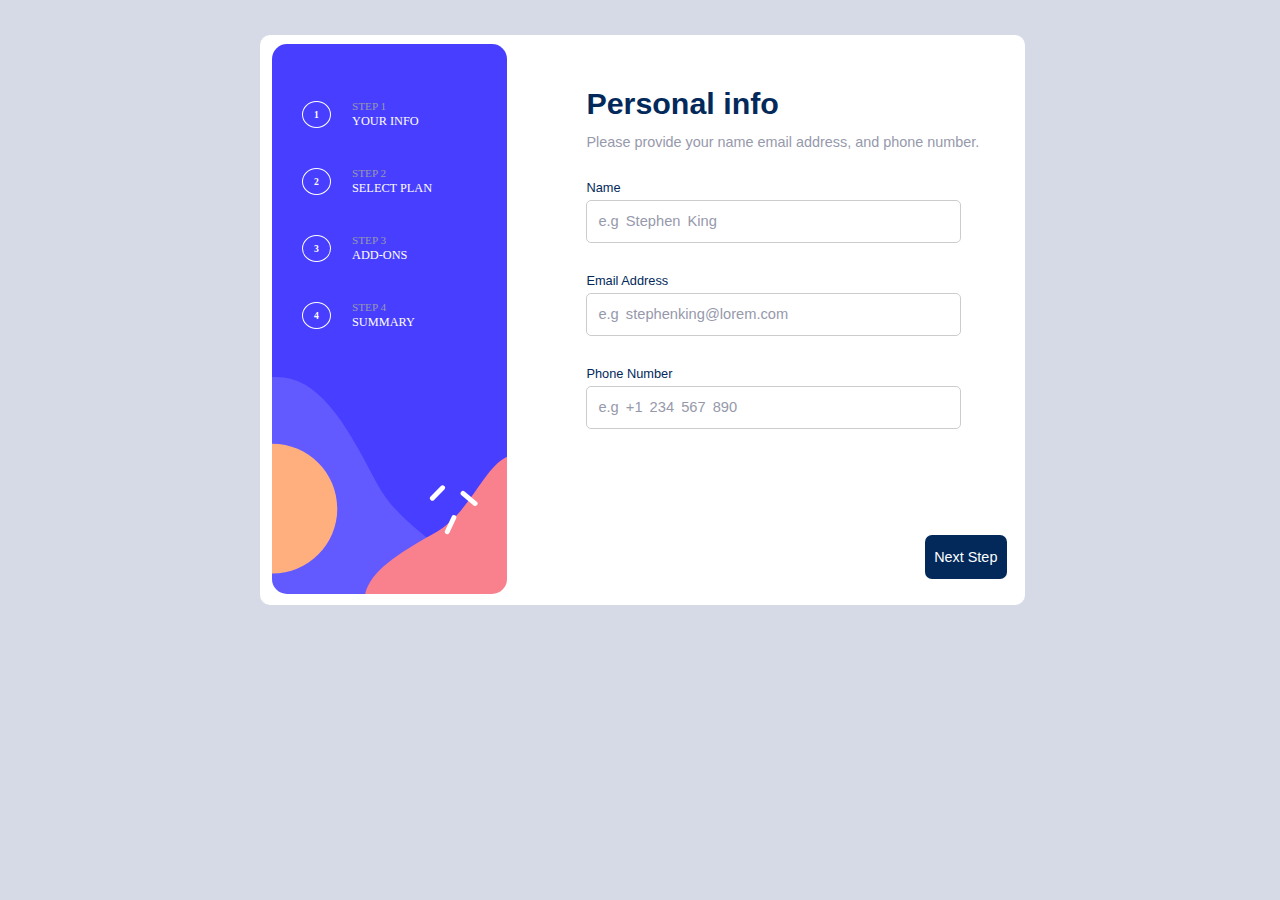
<file: Index.html>
<!DOCTYPE html>
<html lang="en">
<head>
    <meta charset="UTF-8">
    <meta http-equiv="X-UA-Compatible" content="IE=edge">
    <meta name="viewport" content="width=device-width, initial-scale=1.0">
    <link rel="icon" type="image/x-icon" href="images/favicon-32x32.png">
    <link href="multipage.css" rel="stylesheet" >
    <title> Multiple step form layout </title>
</head>
<body>
<header role="banner" id="top-content" >
    <nav class="navbar">
             <a class="navhead" href="Index.html"> 1 </a>  <p id="about-info"> STEP 1 <br> <span id="cap"> YOUR INFO </span> </p>
             <a class="navhead" href="subscribePlan.html"> 2 </a>   <p id="about-info"> STEP 2 <br> <span id="cap"> SELECT PLAN </span> </p>
             <a class="navhead" href="addsOn.html"> 3 </a> <p id="about-info"> STEP 3 <br> <span id="cap"> ADD-ONS </span> </p>
             <a class="navhead" href=""> 4 </a>   <p id="about-info"> STEP 4 <br> <span id="cap"> SUMMARY </span> </p>
  
    </nav>
</header>
<main role="main">
    <div id="formfill">
        <h1> Personal info </h1>
        <h4> Please provide your name email address, and phone number. </h4>
        <label> Name </label>
        <input type="text" placeholder="e.g Stephen King">
        <label> Email Address </label>
        <input type="text" placeholder="e.g stephenking@lorem.com">
        <label> Phone Number </label>
        <input type="text" placeholder="e.g +1 234 567 890">
    </div>
</main>
<footer role="" id="foot">
    <button> Next Step </button>
</footer>


    
</body>
</file>
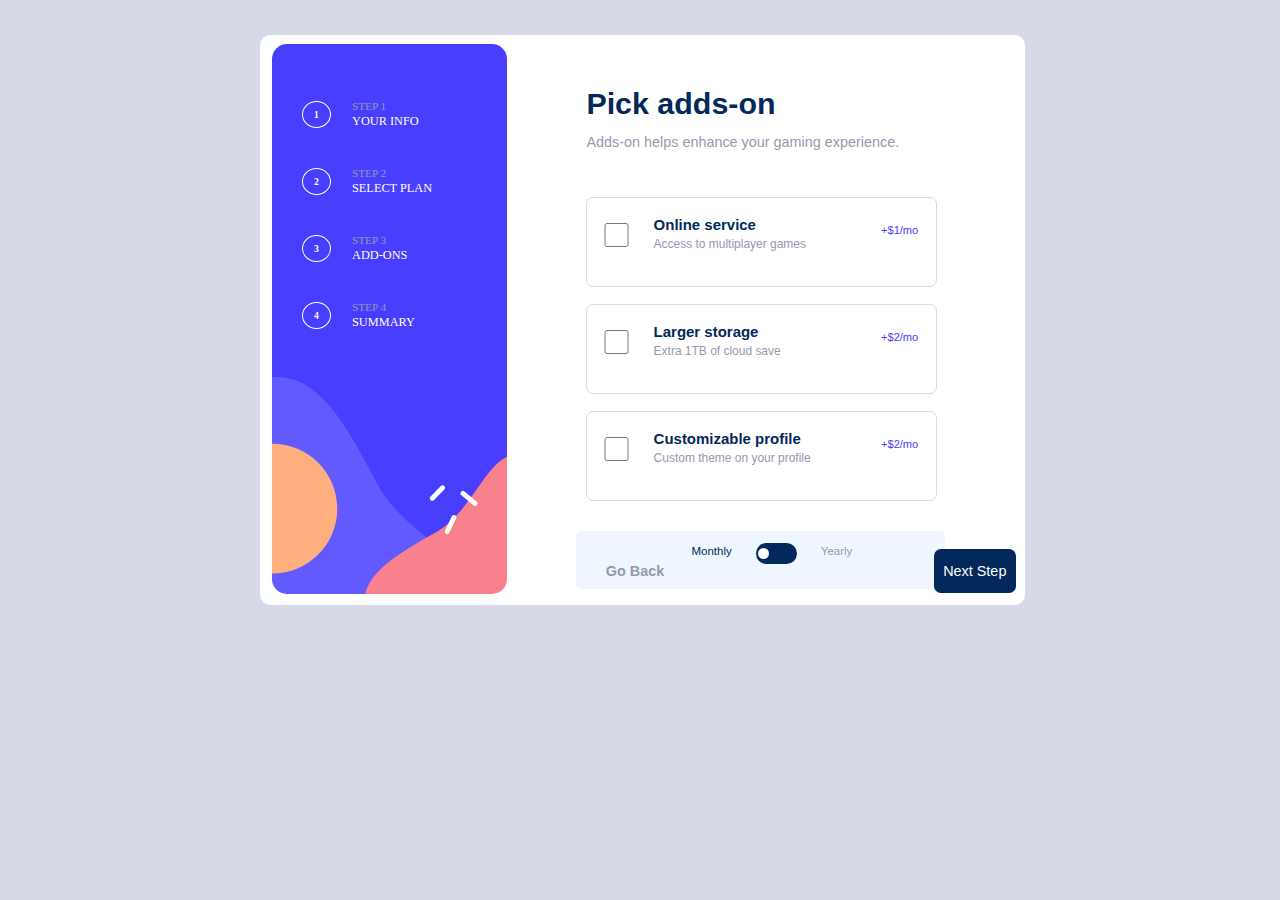
<file: addsOn.html>
<!DOCTYPE html>
<html lang="en">
<head>
    <meta charset="UTF-8">
    <meta http-equiv="X-UA-Compatible" content="IE=edge">
    <meta name="viewport" content="width=device-width, initial-scale=1.0">
    <link rel="icon" type="image/x-icon" href="images/favicon-32x32.png">
    <link href="multipage.css" rel="stylesheet">
    <link href="subscribePlan.css" rel="stylesheet">
    <link href="addsOn.css" rel="stylesheet">
    <title> Multiple step form layout </title>
</head>
<header role="banner" id="top-content" >
    <nav class="navbar">
             <a class="navhead" href="Index.html"> 1 </a>  <p id="about-info"> STEP 1 <br> <span id="cap"> YOUR INFO </span> </p>
             <a class="navhead" href="subscribePlan.html"> 2 </a>   <p id="about-info"> STEP 2 <br> <span id="cap"> SELECT PLAN </span> </p>
             <a class="navhead" href="addsOn.html"> 3 </a> <p id="about-info"> STEP 3 <br> <span id="cap"> ADD-ONS </span> </p>
             <a class="navhead" href=""> 4 </a>   <p id="about-info"> STEP 4 <br> <span id="cap"> SUMMARY </span> </p>
    </nav>
</header>
<main role="main" id="formfill">
    
    <div  class="visible" id="monthlySide">
        <h1> Pick adds-on </h1>
        <h4>Adds-on helps enhance your gaming experience.</h4>
        <button id="addsOn">
            <input type="checkbox">
            <h4> Online service <br><span>Access to multiplayer games</span></h4>
            <a> +$1/mo </a>
        </button>
        <button id="addsOn">
            <input type="checkbox">
            <h4> Larger storage <br><span>Extra 1TB of cloud save</span></h4>
            <a> +$2/mo </a>
        </button>
        <button id="addsOn">
            <input type="checkbox">
            <h4> Customizable profile <br><span>Custom theme on your profile</span></h4>
            <a> +$2/mo </a>
        </button> 
    </div>
    <div class="hidden" id="yearlySide">
        <h1> Pick adds-on </h1>
        <h4>Adds-on helps enhance your gaming experience.</h4>
        <button id="addsOn">
            <input type="checkbox">
            <h4> Online service <br><span>Access to multiplayer games</span></h4>
            <a> +$10/yr </a>
        </button>
        <button id="addsOn">
            <input type="checkbox">
            <h4> Larger storage <br><span>Extra 1TB of cloud save</span></h4>
            <a> +$20/yr </a>
        </button>
        <button id="addsOn">
            <input type="checkbox">
            <h4> Customizable profile <br><span>Custom theme on your profile</span></h4>
            <a> +$20/yr </a>
        </button> 
    </div> 
    
    <div id="togglePath">
        
        <label class="switch">
            <input button onclick="toggleDivs()" type="checkbox">
            <span class="slider round"></span>
        </label>
        
    </div>   
    
    </main>
    <footer role="" id="foot">
        <button onclick="document.location='subscribePlan.html'" id="go-back" > Go Back </button>
        <button id="next-step"> Next Step </button>
    </footer>
    
    <script src="toggle.js"> </script>
</file>
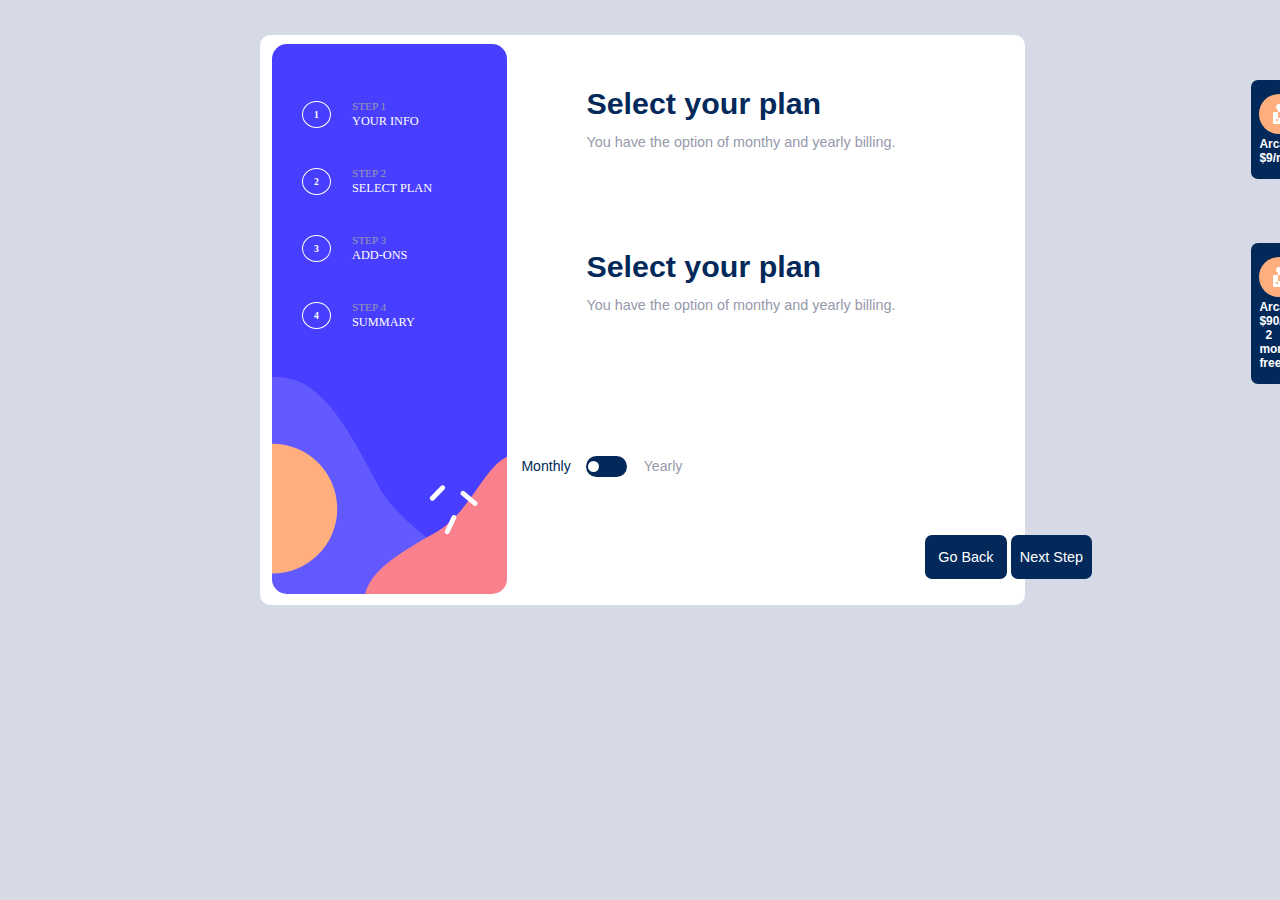
<file: monthly.html>
<!DOCTYPE html>
<html lang="en">
<head>
    <meta charset="UTF-8">
    <meta http-equiv="X-UA-Compatible" content="IE=edge">
    <meta name="viewport" content="width=device-width, initial-scale=1.0">
    <link rel="icon" type="image/x-icon" href="images/favicon-32x32.png">
    <link href="multipage.css" rel="stylesheet">
    <link href="monthly.css" rel="stylesheet">
    <title> Multiple step form layout </title>
</head>
<body>
<header role="banner" id="top-content" >
    <nav class="navbar">
             <a class="navhead" href="Index.html"> 1 </a>  <p id="about-info"> STEP 1 <br> <span id="cap"> YOUR INFO </span> </p>
             <a class="navhead" href="monthly.html"> 2 </a>   <p id="about-info"> STEP 2 <br> <span id="cap"> SELECT PLAN </span> </p>
             <a class="navhead" href=""> 3 </a> <p id="about-info"> STEP 3 <br> <span id="cap"> ADD-ONS </span> </p>
             <a class="navhead" href=""> 4 </a>   <p id="about-info"> STEP 4 <br> <span id="cap"> SUMMARY </span> </p>
  
    </nav>
</header>
<main role="main" id="formfill">
    
<div  class="visible" id="monthlySide">
        <h1> Select your plan </h1>
        <h4> You have the option of monthy and yearly billing. </h4>
    <button id="plan-list"> 
        <img src="images/icon-arcade.svg" alt="arcade-img">
        <h5 id="button-head"> Arcade <br> <a> $9/mo</a> </h5>
    </button>
    <button id="plan-list"> 
        <img src="images/icon-advanced.svg" alt="advanced-img">
        <h5 id="button-head"> Advanced <br> <a> $12/mo</a> </h5>
    </button>
    <button id="plan-list"> 
        <img src="images/icon-pro.svg" alt="pro-img">
        <h5 id="button-head"> Pro<br> <a> $15/mo</a> </h5>
    </button> 
</div>
<div class="hidden" id="yearlySide">
    <h1> Select your plan </h1>
    <h4> You have the option of monthy and yearly billing. </h4>
<button id="plan-list"> 
    <img src="images/icon-arcade.svg" alt="arcade-img">
    <h5 id="button-head"> Arcade <br> <a> $90/yr</a><br> <span> 2 months free </span> </h5>
</button>
<button id="plan-list"> 
    <img src="images/icon-advanced.svg" alt="advanced-img">
    <h5 id="button-head"> Advanced <br> <a> $120/yr</a><br> <span> 2 months free </span> </h5>
</button>
<button id="plan-list"> 
    <img src="images/icon-pro.svg" alt="pro-img">
    <h5 id="button-head"> Pro<br> <a> $150/yr</a><br> <span> 2 months free </span> </h5>
</button> 
</div> 

<div id="togglePath">
    
    <label class="switch">
        <input button onclick="toggleDivs()" type="checkbox">
        <span class="slider round"></span>
    </label>
    
</div>   

</main>
<footer role="" id="foot">
    <button onclick="document.location='index.html'" id="go-back" > Go Back </button>
    <button id="next-step"> Next Step </button>
</footer>

<script src="toggle.js"> </script>
    
</body>
</file>
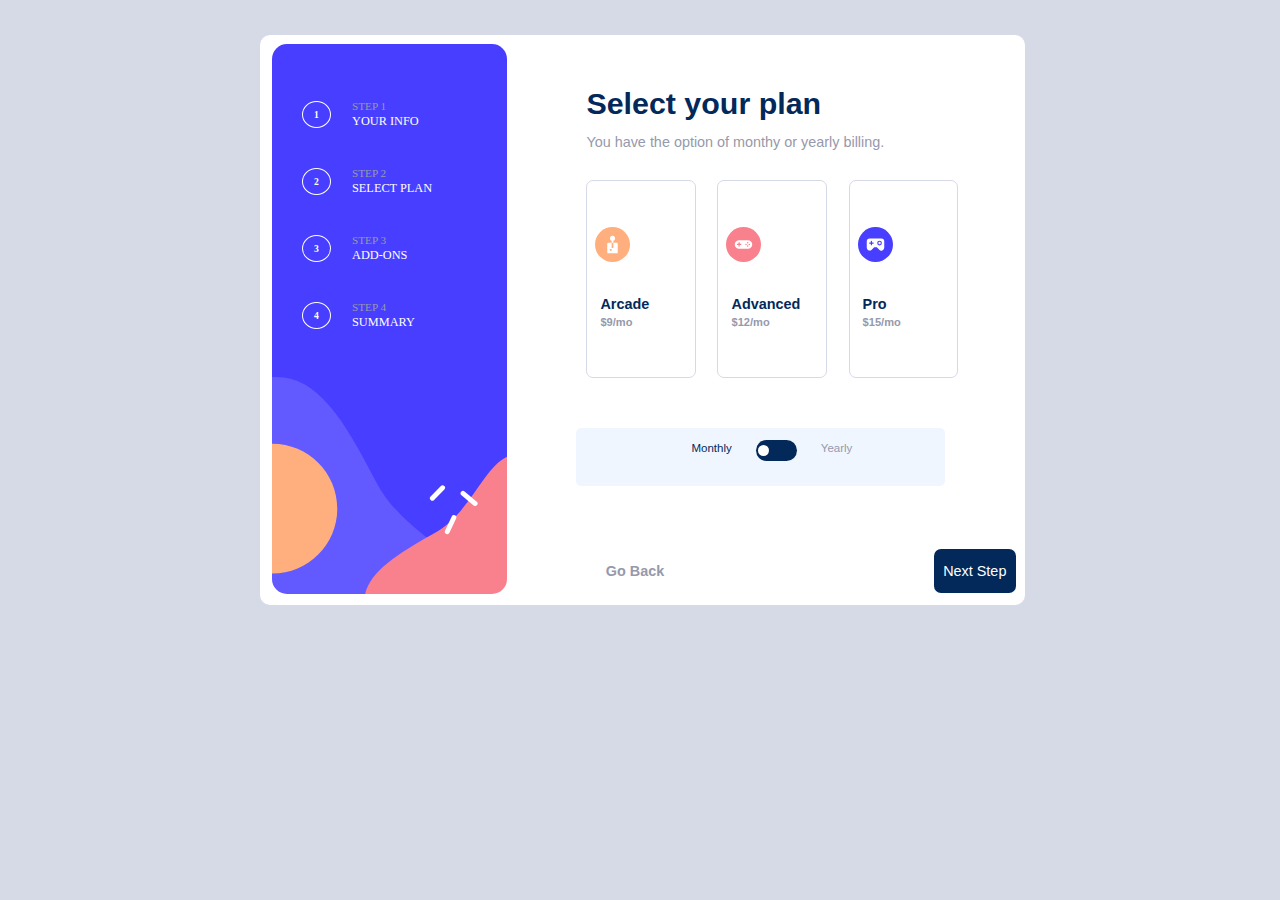
<file: subscribePlan.html>
<!DOCTYPE html>
<html lang="en">
<head>
    <meta charset="UTF-8">
    <meta http-equiv="X-UA-Compatible" content="IE=edge">
    <meta name="viewport" content="width=device-width, initial-scale=1.0">
    <link rel="icon" type="image/x-icon" href="images/favicon-32x32.png">
    <link href="multipage.css" rel="stylesheet">
    <link href="subscribePlan.css" rel="stylesheet">
    <title> Multiple step form layout </title>
</head>
<body>
<header role="banner" id="top-content" >
    <nav class="navbar">
             <a class="navhead" href="Index.html"> 1 </a>  <p id="about-info"> STEP 1 <br> <span id="cap"> YOUR INFO </span> </p>
             <a class="navhead" href="subscribePlan.html"> 2 </a>   <p id="about-info"> STEP 2 <br> <span id="cap"> SELECT PLAN </span> </p>
             <a class="navhead" href="addsOn.html"> 3 </a> <p id="about-info"> STEP 3 <br> <span id="cap"> ADD-ONS </span> </p>
             <a class="navhead" href=""> 4 </a>   <p id="about-info"> STEP 4 <br> <span id="cap"> SUMMARY </span> </p>
  
    </nav>
</header>
<main role="main" id="formfill">
    
<div  class="visible" id="monthlySide">
        <h1> Select your plan </h1>
        <h4> You have the option of monthy or yearly billing. </h4>
    <button id="planList" class="planPath"> 
        <img src="images/icon-arcade.svg" alt="arcade-img">
        <h5 id="button-head"> Arcade <br> <a> $9/mo</a> </h5>
    </button>
    <button id="planList" class="planPath"> 
        <img src="images/icon-advanced.svg" alt="advanced-img">
        <h5 id="button-head"> Advanced <br> <a> $12/mo</a> </h5>
    </button>
    <button id="planList" class="planPath"> 
        <img src="images/icon-pro.svg" alt="pro-img">
        <h5 id="button-head"> Pro<br> <a> $15/mo</a> </h5>
    </button> 
</div>
<div class="hidden" id="yearlySide">
    <h1> Select your plan </h1>
    <h4> You have the option of monthy or yearly billing. </h4>
<button id="planList" class="planPath"> 
    <img src="images/icon-arcade.svg" alt="arcade-img">
    <h5 id="button-head"> Arcade <br> <a> $90/yr</a><br> <span> 2 months free </span> </h5>
</button>
<button id="planList" class="planPath"> 
    <img src="images/icon-advanced.svg" alt="advanced-img">
    <h5 id="button-head"> Advanced <br> <a> $120/yr</a><br> <span> 2 months free </span> </h5>
</button>
<button id="planList" class="planPath"> 
    <img src="images/icon-pro.svg" alt="pro-img">
    <h5 id="button-head"> Pro<br> <a> $150/yr</a><br> <span id=""> 2 months free </span> </h5>
</button> 
</div> 

<div id="togglePath">
    
    <label class="switch">
        <input button onclick="toggleDivs()" type="checkbox">
        <span class="slider round"></span>
    </label>
    
</div>   

</main>
<footer role="" id="foot">
    <button onclick="document.location='index.html'" id="go-back" > Go Back </button>
    <button id="next-step"> Next Step </button>
</footer>

<script src="toggle.js"> </script>
    
</body>
</file>
<file: multipage.css>
*{
    margin: 0;
    padding: 0;
}
body{
    width: 100%;
    font-size: 16px;
    background-color: hsl(229, 24%, 87%);
    box-sizing: border-box;
    padding: 35px 0 0 260px; 
}

#top-content{
    background-image: url("images/bg-sidebar-desktop.svg");
    background-color: black;
    background-size: cover;
    float: left;
    width: 23%;
    height: 550px;
    border-radius: 15px;
    position: relative;
    top: 9px;
    left: 12px;
}
.navbar{
    padding-top: 60px;
    padding-left: 30px;
    
}
.navhead{
    text-decoration: none;
    border: solid 1px white;
    border-radius: 100%;
    padding: 7px 11px;
    color: white;
    font-weight: 900;
    font-size:0.6em ;
    box-sizing: border-box;
    
}
.navhead:hover{
    cursor: pointer;
}
.navhead:active{
    background-color: hsl(228, 100%, 84%);
    position: relative;
    top: 1px;
}
#about-info{
    font-size: 0.9em;
    position: relative;
    left: 50px;
    bottom: 43px;
    margin-top: 20px;
    color: hsl(231, 11%, 63%);
    font-size: 0.7em;
    line-height: 130%;
}
#cap{
    color: white;
    font-size: 1.1em;
}
#formfill{
    width: 75%;
    height: 570px;
    background-color: white;
    border-radius: 10px;
    box-sizing: border-box;
    padding-left: 32%;
    padding-top: 5%;
    font-family: 'Ubuntu', sans-serif;
}
h1{
    color: hsl(213, 96%, 18%);
    margin-bottom: 13px;
    font-size: 1.9em;
}
h4{
    font-size: 0.9em;
    font-weight: 500;
    color: hsl(231, 11%, 63%);
}
label{
    display: block;
    margin-top: 30px;
    color: hsl(213, 96%, 18%);
    font-size: 0.8em;
}
input{
    width: 80%;
    padding: 13px 11px;
    border-radius: 5px;
    margin-top: 5px;
    border: none;
    outline: none;
    border: 1px solid #ccc; 
}
::placeholder {
    color: hsl(231, 11%, 63%);
    font-size: 1.1em;
    font-weight: 500;
    word-spacing: 3px;
    }

button{
        padding: 14px 8px;
        background-color: hsl(213, 96%, 18%);
        color: white;
        border: none;
        border-radius: 7px;
        width: 8%;
        font-size: 0.9em;
        position: relative;
        left: 665px;
        bottom: 70px;
        
    }
    button:hover{
        cursor: pointer;
    }
    button:active{
        position: relative;
        top: -69px;
    }

    
@media screen and (max-width: 600px)
{
   
    body{
        width: 100%;
        
        background-color: #EEF5FF;
        padding: 1px 1px;    
        box-sizing: border-box;   
    }
   #top-content{
    background-image: url("images/bg-sidebar-mobile.svg");
    background-color: black;
    height: 180px;
    background-size: cover ;
    float: none;
    width: 100%;
    border-radius: 0%;
    position: static;
    }
    #about-info{
        display: none;
    }
    .navbar{
        padding-top: 40px;
        padding-left: 83px;
        
    }
    .navhead{
        text-decoration: none;
        border: solid 1px white;
        border-radius: 100%;
        margin-right: 25px;
        padding: 7px 11px;
        color: white;
        font-weight: 900;
        font-size:0.8em ;
        box-sizing: border-box;
    }
    .navhead:hover{
        cursor: pointer;
    }
    .navhead:active{
        background-color: hsl(228, 100%, 84%);
        position: relative;
        top: 1px;
    }
    #formfill{
        width: 93%;
        height: 380px;
        margin: 10px auto;
        background-color: white;
        border-radius: 10px;
        padding: 20px 20px;
        position: relative;
        bottom: 85px;
        box-sizing: border-box;
    }
    h1{
        color: hsl(213, 96%, 18%);
        margin-bottom: 10px;
        font-size: 1.7em;
    }
    h4{
        width: 80%;
        font-size: 0.9em;
        color: hsl(231, 11%, 63%);
        line-height: 25px;
    }
    label{
        display: block;
        margin-top: 15px;
        color: hsl(213, 96%, 18%);
        font-size: 0.8em;
    }
    input{
        width: 95%;
        padding: 13px 10px;
        border-radius: 5px;
        margin-top: 5px;
        border: none;
        outline: none;
        border: 1px solid #ccc; 
    }
    ::placeholder {
        color: hsl(231, 11%, 63%);
        font-size: 1.1em;
        font-weight: 500;
        word-spacing: 3px;
      }

    #foot{
        background-color: white;
        
        
    }
    button{
        padding: 15px 10px;
        margin:15px 0 ;
        background-color: hsl(213, 96%, 18%);
        color: white;
        border: none;
        border-radius: 5px;
        width: 25%;
        font-size: 0.9em;
        position: relative;
        left: -10px;
        bottom: 0px;
    }
    button:hover{
        cursor: pointer;
    }
    button:active{
        position: relative;
        top: 1px;
    }
}
</file>
<file: subscribePlan.css>
*{
  margin: 0;
  padding: 0;
}
.switch {
  position: relative;
  left: 180px;
  top: 10px;
  display: inline-block;
  width: 41px;
  height: 21px;
  margin: 0px auto;
}
.switch:before {
  content: 'Monthly';
  position: absolute;
  left: -65px;
  top: 2px;
  font-size: 0.9em;
  color: hsl(213, 96%, 18%);
}

.switch:after {
  content: 'Yearly';
  position: absolute;
  right: -55px;
  top: 2px;
  font-size: 0.9em;
  color: hsl(231, 11%, 63%);
}

.switch input { 
  opacity: 0;
  width: 0;
  height: 0;
}

.slider {
  position: absolute;
  cursor: pointer;
  top: 0;
  left: 0;
  right: 0;
  bottom: 0;
  background-color: hsl(213, 96%, 18%);
  -webkit-transition: .4s;
  transition: .4s;
}

.slider:before {
  position: absolute;
  content: "";
  height: 11px;
  width: 11px;
  left: 2px;
  bottom: 5px;
  background-color: white;
  -webkit-transition: .4s;
  transition: .4s;
}

input:checked + .slider {
  background-color:hsl(213, 96%, 18%);
}

input:focus + .slider {
  box-shadow: 0 0 1px hsl(213, 96%, 18%);
}

input:checked + .slider:before {
  -webkit-transform: translateX(26px);
  -ms-transform: translateX(26px);
  transform: translateX(26px);
}

/* Rounded sliders */
.slider.round {
  border-radius: 34px;
}

.slider.round:before {
  border-radius: 50%;
}
#planList{
  position: relative;
  left: 0px;
  top: 30px;
  width: 25%;
  height: 22vh;
  line-height: 17px;
  box-sizing: border-box;
  background-color: white;
  border: 1px solid hsl(229, 24%, 87%);
  margin-right: 17px;
 
}
#planList:hover{
  cursor: pointer;
  background-color: hsl(229, 24%, 87%);
  border: 1px solid hsl(243, 100%, 62%); 
  position: relative;
  top: 31px;
}



#button-head{
  position: relative;
  right: -5px;
  text-align: left;
}
img{
  width: 35px;
  margin-bottom: 30px;
  margin-right: 60px;
  position: relative;
 
}
.visible {
  display: block;
}
.hidden {
  display: none;
}
#togglePath{
  background-color: hsl(217, 100%, 97%);
  width: 84%;
  height: 6.4vh;
  margin-top: 80px;
  color: hsl(213, 96%, 18%);
  box-sizing: border-box;
  border-radius: 5px;
  position: relative;
  right: 10px;
  }

  h5{ 
    font-size: 1.0em;
    color: hsl(213, 96%, 18%);
  }
  a{
    color: hsl(231, 11%, 63%);
    font-size: 0.77em;
  }
  h5 span{
    font-size: 0.73em;
    position: relative;
    bottom: 2px;
  }
  .visible {
    display: block;
  }
.hidden {
    display: none;
  }
  #go-back{
    width: 90px;
    height: 8vh;
    color: hsl(231, 11%, 63%);
    background-color: transparent;
    font-size: 0.9em;
    font-weight: 700;
    position: relative;
    left: 330px;
    padding: 10px 6px;
}
#next-step{
  padding: 14px 8px;
  background-color: hsl(213, 96%, 18%);
  color: white;
  border: none;
  border-radius: 7px;
  width: 8%;
  font-size: 0.9em;
  position: relative;
  left: 580px;
  bottom: 70px;
}
#next-step:active{
  position: relative;
  top: -69px;
}




@media screen and (max-width: 500px)
{
    #planList{
        width: 100%;
        height:13vh;
        border: 1px solid #ccc;
        border-radius: 10px;
        background-color: transparent;
        display: flex; 
        margin-top: 15px;
        box-shadow: 2px 2px 4px rgba(128, 128, 128, 0.3);
        padding: 10px 0;
        text-align: left;
        line-height: 20px;
        box-sizing: border-box;
        position: relative;
        left: 0px;
        
    }
    #formfill{
      width: 93%;
      height: 90vh;
      margin: 10px auto;
      background-color: white;
      border-radius: 10px;
      
      position: relative;
      bottom: 85px;
      box-sizing: border-box;
  }
    h5{
        color: hsl(213, 96%, 18%);
        font-size: 1em;
        position: relative;
        top: 2px;
    }
    a{
        color: hsl(231, 11%, 63%);
        font-size: 0.8em;
    }
    h5 span{
      font-size: 0.77em;
    }
  
    img{
        width: 40px;
        margin-right: 11px;
        margin-left: 10px;
        margin-top: 4px;
    }
    #planList:hover{
        cursor: pointer;
        background-color: hsl(229, 24%, 87%);
        border: 1px solid hsl(243, 100%, 62%);
        position: relative;
        top: 31px;
    }
    
    #foot{
        display: flex;
        padding-left: 0%;
    }
    #next-step{
        width: 30%;
        height: 8vh;
        position: relative;
        top: 0px;
        left: 160px;
    }
    #next-step:active{
      position: relative;
      top: 1px;
    }
    #go-back{
        width: 90px;
        color: hsl(231, 11%, 63%);
        background-color: transparent;
        font-size: 0.9em;
        font-weight: 700;
        position: relative;
        left: -10px;
        padding: 10px 6px;
    }
    #go-back{
      position: relative;
      top: 1px;
    }
    #togglePath{
        background-color: hsl(217, 100%, 97%);
        width: 100%;
        height: 10vh;
        margin-top: 40px;
        color: hsl(213, 96%, 18%);
        box-sizing: border-box;
        font-size: 0.89em;
        font-weight: 700;
        border-radius: 5px;
        position: relative;
        left: -1spx;
        top: 30px;
    }
    #yearlySide span{
        font-size: 0.77em;
    }
    .visible {
        display: block;
      }
    .hidden {
        display: none;
      }
    .switch{
      position: relative;
      left: 140px;
      top: 20px;
      font-size: 0.85em;
    }

    
    
    
}
</file>
<file: addsOn.css>
#addsOn{
    position: relative;
    left: 0px;
    top: 30px;
    display: flex;
    width: 80%;
    height: 10vh;
    line-height: 17px;
    box-sizing: border-box;
    background-color: white;
    border: 1px solid hsl(229, 24%, 87%);
    margin-top: 17px;
   
  }
 
  input{
    position: relative;
    right: 13px;
    top: 6px;
    padding: 10px 10px;
    width: 60%;
    height: 40%;
}
button h4{
position: relative;
right: 10px;
top: 4px;
width: 200%;
   color:hsl(213, 96%, 18%);
   text-align: left;
   line-height: 120%;
   font-size: 1.04em;
   font-weight: 700;
   
}
button span{
    font-size: 0.8em;
    color:hsl(231, 11%, 63%) ;
    font-weight: 400;
}
button a{
    color:hsl(243, 100%, 62%);
    position: relative;
    top: 10px;
    right: 10px;
}
#togglePath{
    position: relative;
    bottom: 20px;
}

@media screen and (max-width: 500px){
   #addsOn{
        width: 100%;
        height:13vh;
        border: 1px solid #ccc;
        border-radius: 10px;
        background-color: transparent;
        display: flex; 
        margin-top: 15px;
        box-shadow: 2px 2px 4px rgba(128, 128, 128, 0.3);
        line-height: 20px;
        box-sizing: border-box;
        position: relative;
        left: 0px;
    }
    #addsOn:active{
        cursor: pointer;
        background-color: hsl(229, 24%, 87%);
        border: 1px solid hsl(243, 100%, 62%);
        position: relative;
        top: 31px;
    }
    input{
        position: relative;
        right: 13px;
        top: 6px;
        padding: 10px 10px;
        width: 60%;
        height: 40%;
    }
   button h4{
    position: relative;
    right: 10px;
    top: 4px;
    width: 200%;
       color:hsl(213, 96%, 18%);
       text-align: left;
       line-height: 120%;
       font-size: 1.04em;
       font-weight: 700;
       
    }
    button span{
        font-size: 0.8em;
        color:hsl(231, 11%, 63%) ;
        font-weight: 400;
    }
    button a{
        color:hsl(243, 100%, 62%);
        position: relative;
        top: 10px;
        right: 10px;
    }
    #go-back{
        border: 0px ;
        box-shadow: none;
        position: relative;
        left: 5px;
    }
    #next-step{
        width: 25%;
      
    }
    #yearlySide span{
        font-size: 0.8em;
    }


}
</file>
<file: monthly.css>
.switch {
  position: relative;
  display: inline-block;
  width: 41px;
  height: 21px;
  margin: 0px auto;
}
.switch:before {
  content: 'Monthly';
  position: absolute;
  left: -65px;
  top: 2px;
  font-size: 1.1em;
  color: hsl(213, 96%, 18%);
}

.switch:after {
  content: 'Yearly';
  position: absolute;
  right: -55px;
  top: 2px;
  font-size: 1.1em;
  color: hsl(231, 11%, 63%);
}

.switch input { 
  opacity: 0;
  width: 0;
  height: 0;
}

.slider {
  position: absolute;
  cursor: pointer;
  top: 0;
  left: 0;
  right: 0;
  bottom: 0;
  background-color: hsl(213, 96%, 18%);
  -webkit-transition: .4s;
  transition: .4s;
}

.slider:before {
  position: absolute;
  content: "";
  height: 11px;
  width: 11px;
  left: 2px;
  bottom: 5px;
  background-color: white;
  -webkit-transition: .4s;
  transition: .4s;
}

input:checked + .slider {
  background-color:hsl(213, 96%, 18%);
}

input:focus + .slider {
  box-shadow: 0 0 1px hsl(213, 96%, 18%);
}

input:checked + .slider:before {
  -webkit-transform: translateX(26px);
  -ms-transform: translateX(26px);
  transform: translateX(26px);
}

/* Rounded sliders */
.slider.round {
  border-radius: 34px;
}

.slider.round:before {
  border-radius: 50%;
}




@media screen and (max-width: 600px)
{
    #plan-list{
        width: 100%;
        border: 1px solid #ccc;
        border-radius: 10px;
        background-color: transparent;
        display: flex; 
        margin-top: 15px;
        margin-left: 19px;
        text-align: left;
        line-height: 20px;
        box-sizing: border-box;
    }
    #formfill{
        height: 550px;
    }
    h5{
        color: hsl(213, 96%, 18%);
        font-size: 1.1em;
        position: relative;
        top: 2px;
    }
    a{
        color: hsl(231, 11%, 63%);
        font-size: 0.77em;
    }
    img{
        margin-right: 17px;
        margin-left: 10px;
    }
    #plan-list:hover{
        cursor: pointer;
    }
    #plan-list:active{
        background-color: hsl(229, 24%, 87%);
        border: 2px solid hsl(228, 100%, 84%);
        position: relative;
        top: 1px;
    }
    #foot{
        display: flex;
        padding-left: 0%;
    }
    #next-step{
        width: 30%;
        height: 8vh;
        position: relative;
        top: 0px;
        left: 160px;
    }
    #go-back{
        width: 90px;
        height: 8vh;
        color: hsl(231, 11%, 63%);
        background-color: transparent;
        font-size: 0.9em;
        font-weight: 700;
        position: relative;
        left: -10px;
        padding: 10px 6px;
    }
    #togglePath{
        background-color: hsl(217, 100%, 97%);
        width: 100%;
        height: 10vh;
        margin-top: 40px;
        color: hsl(213, 96%, 18%);
        box-sizing: border-box;
        font-size: 0.89em;
        font-weight: 700;
        border-radius: 5px;
    }
    #yearlySide span{
        font-size: 0.77em;
    }
    .visible {
        display: block;
      }
    .hidden {
        display: none;
      }
    .switch{
      position: relative;
      left: 132px;
      top: 16px;
    }
    
    
}
</file>
